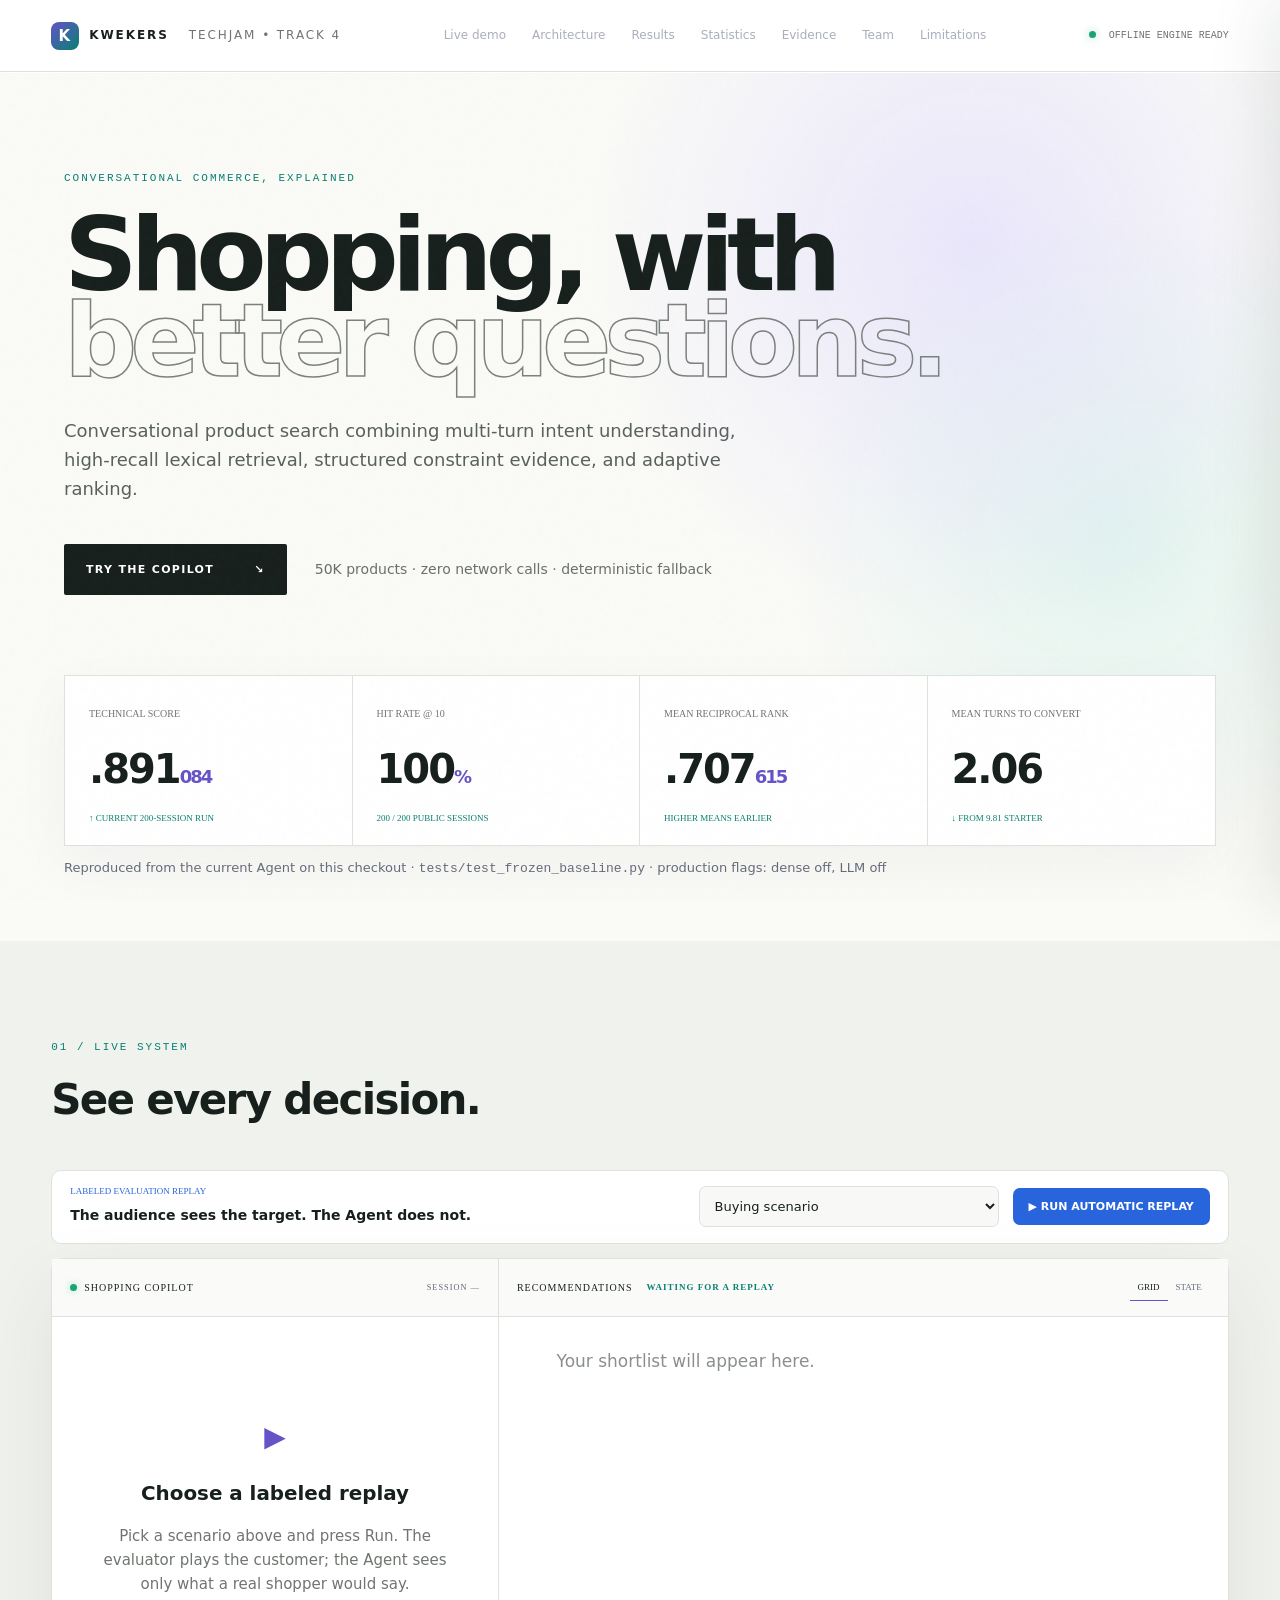
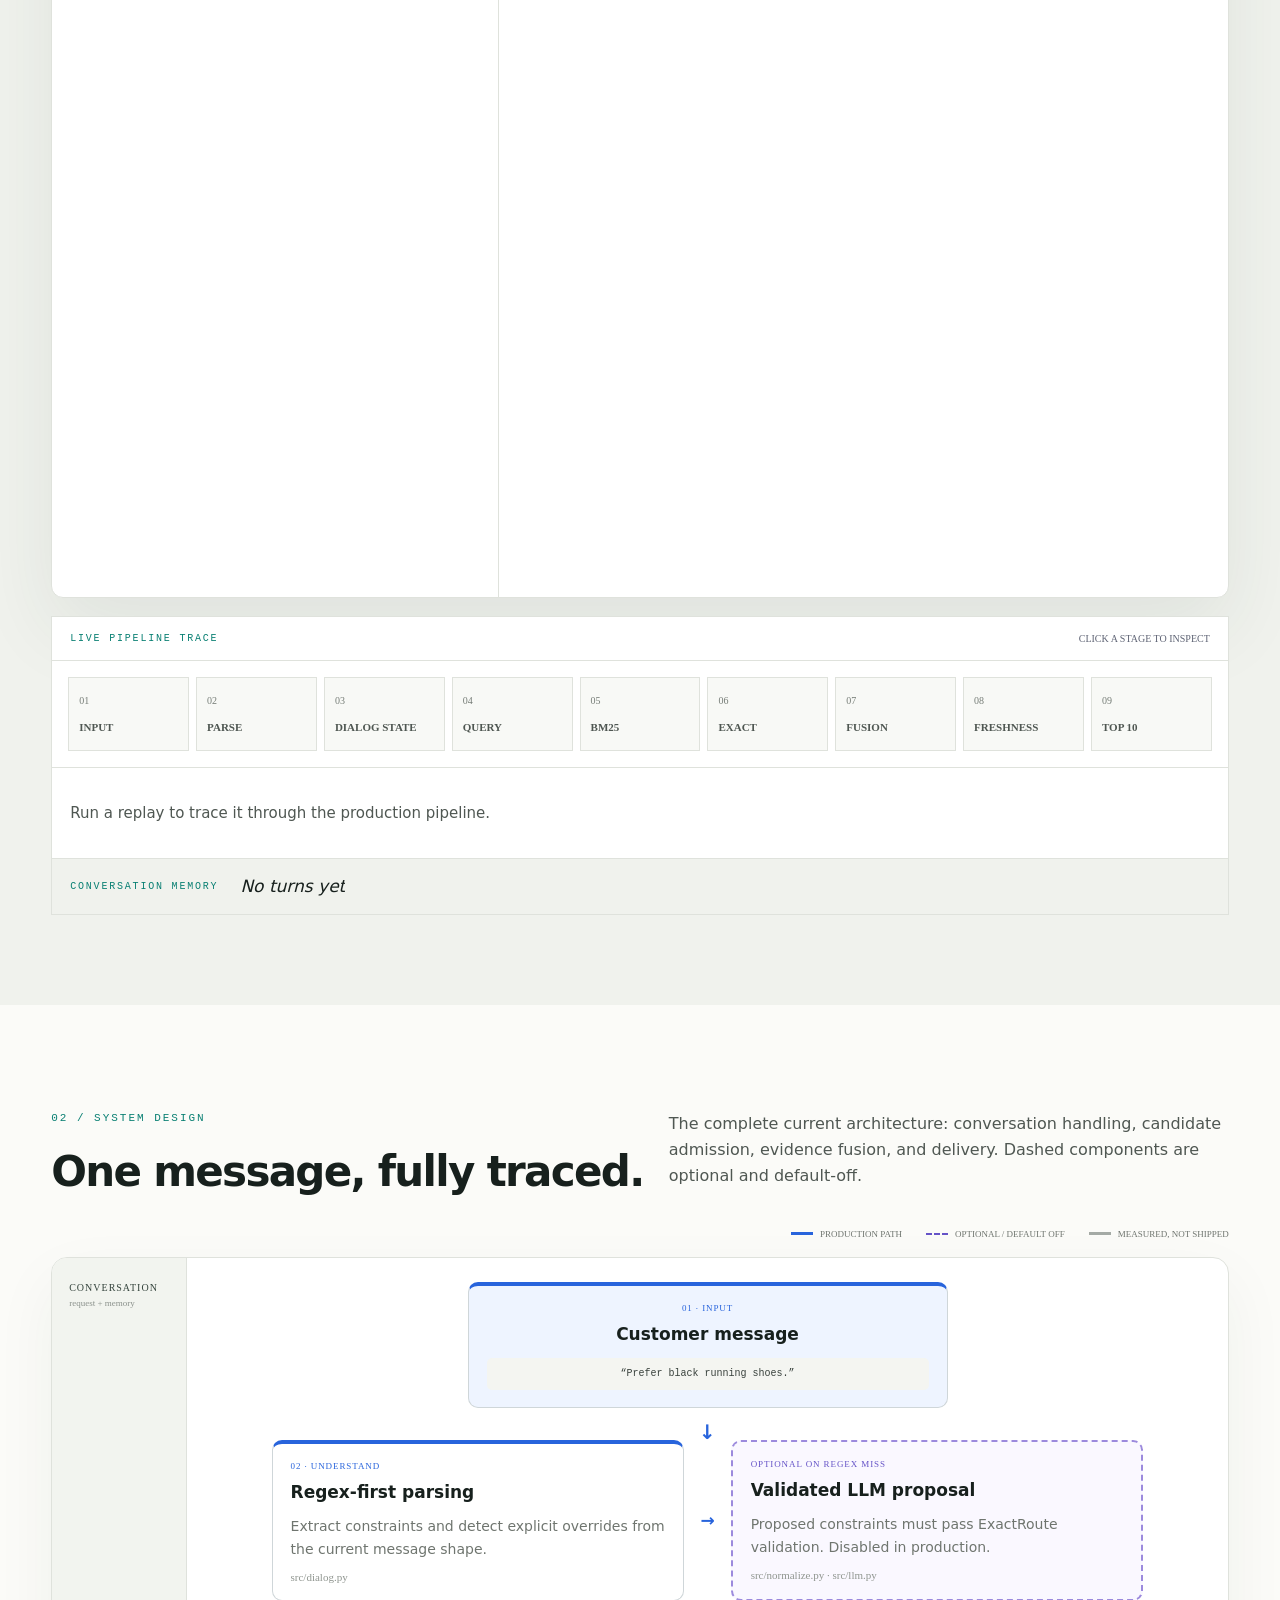
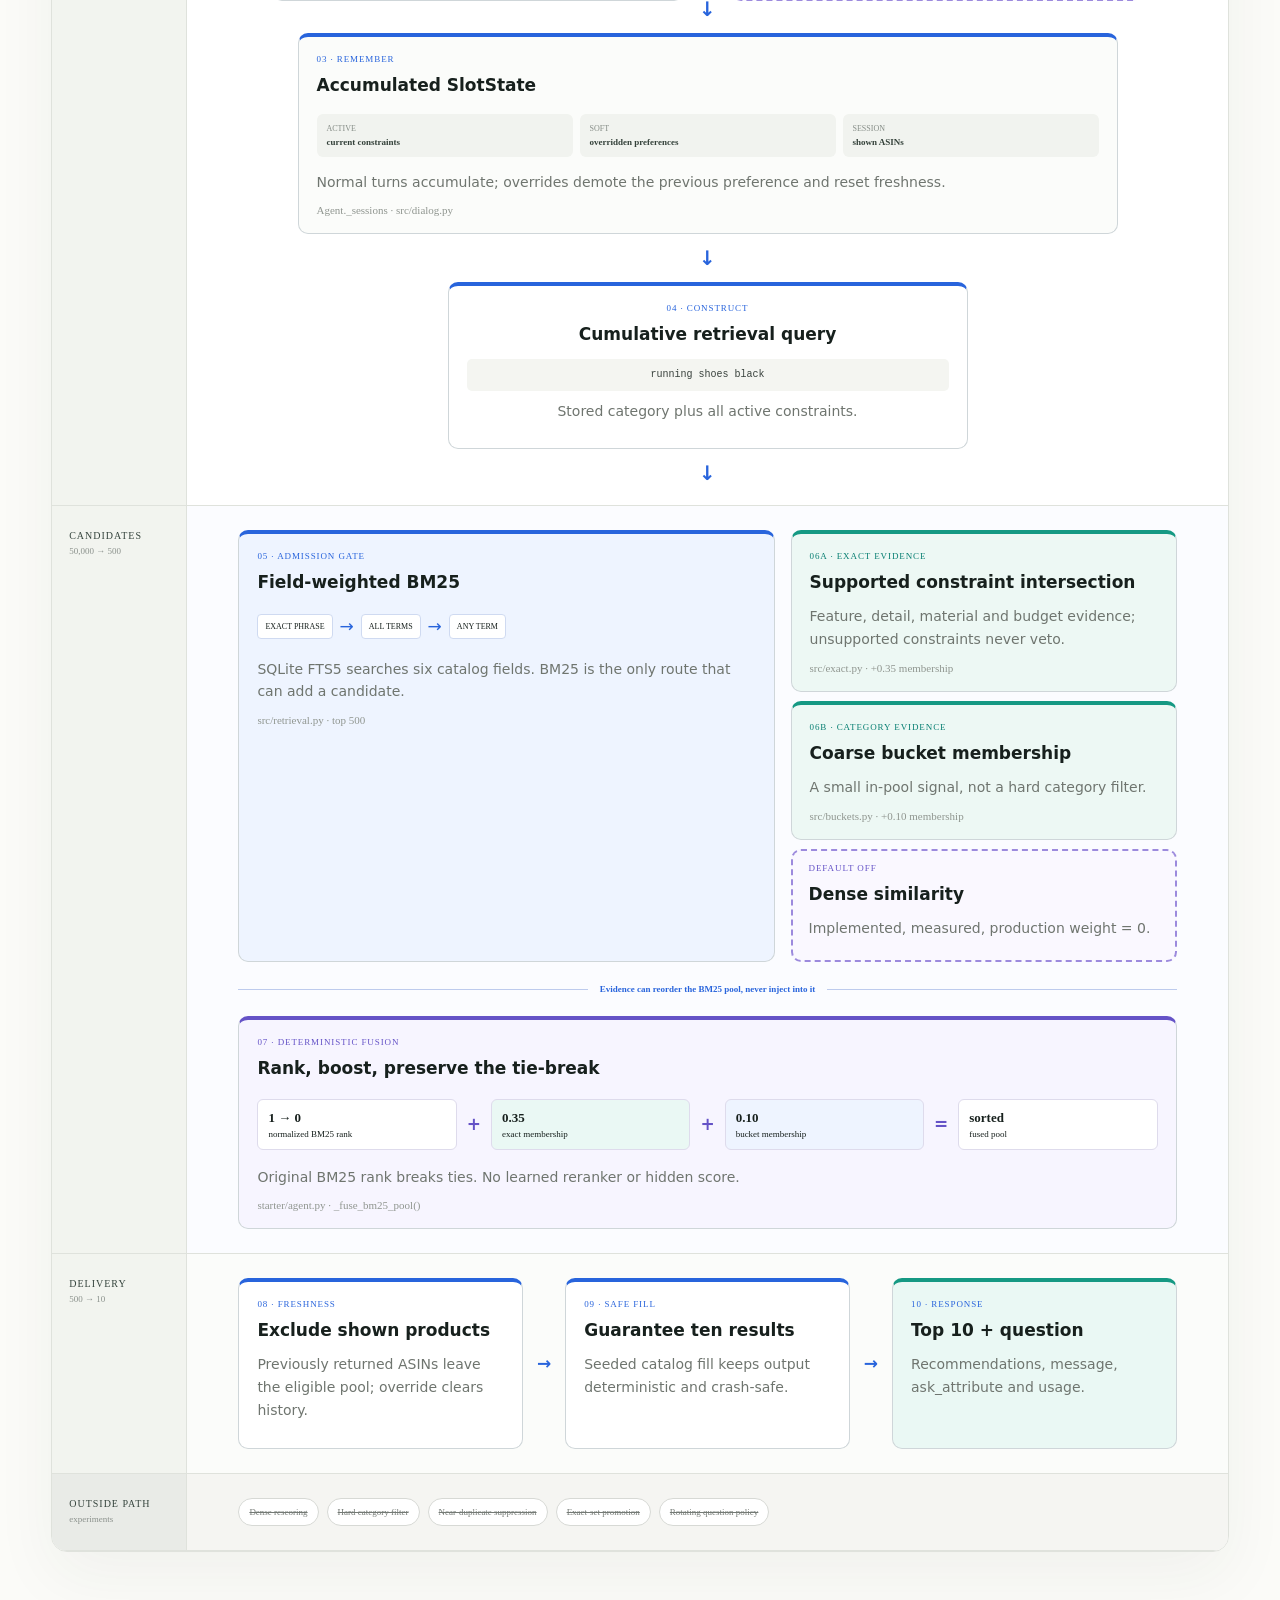
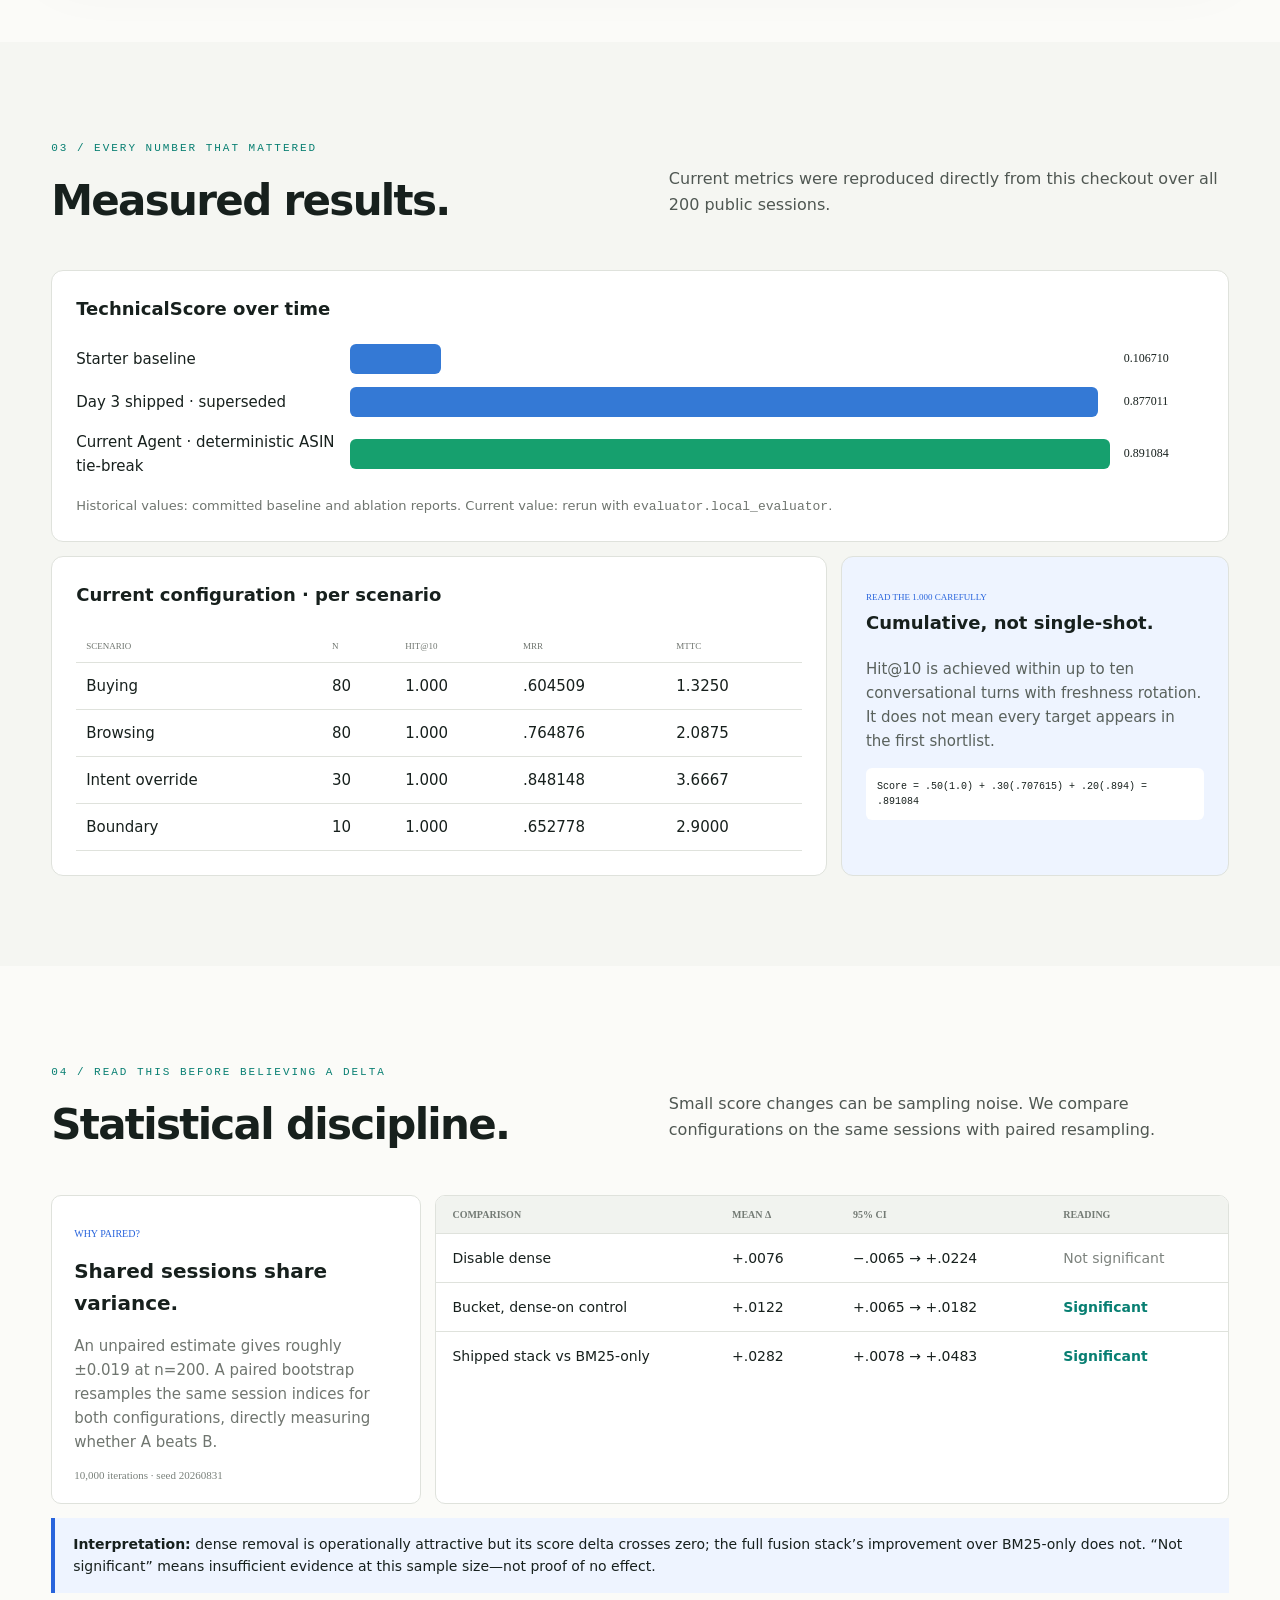
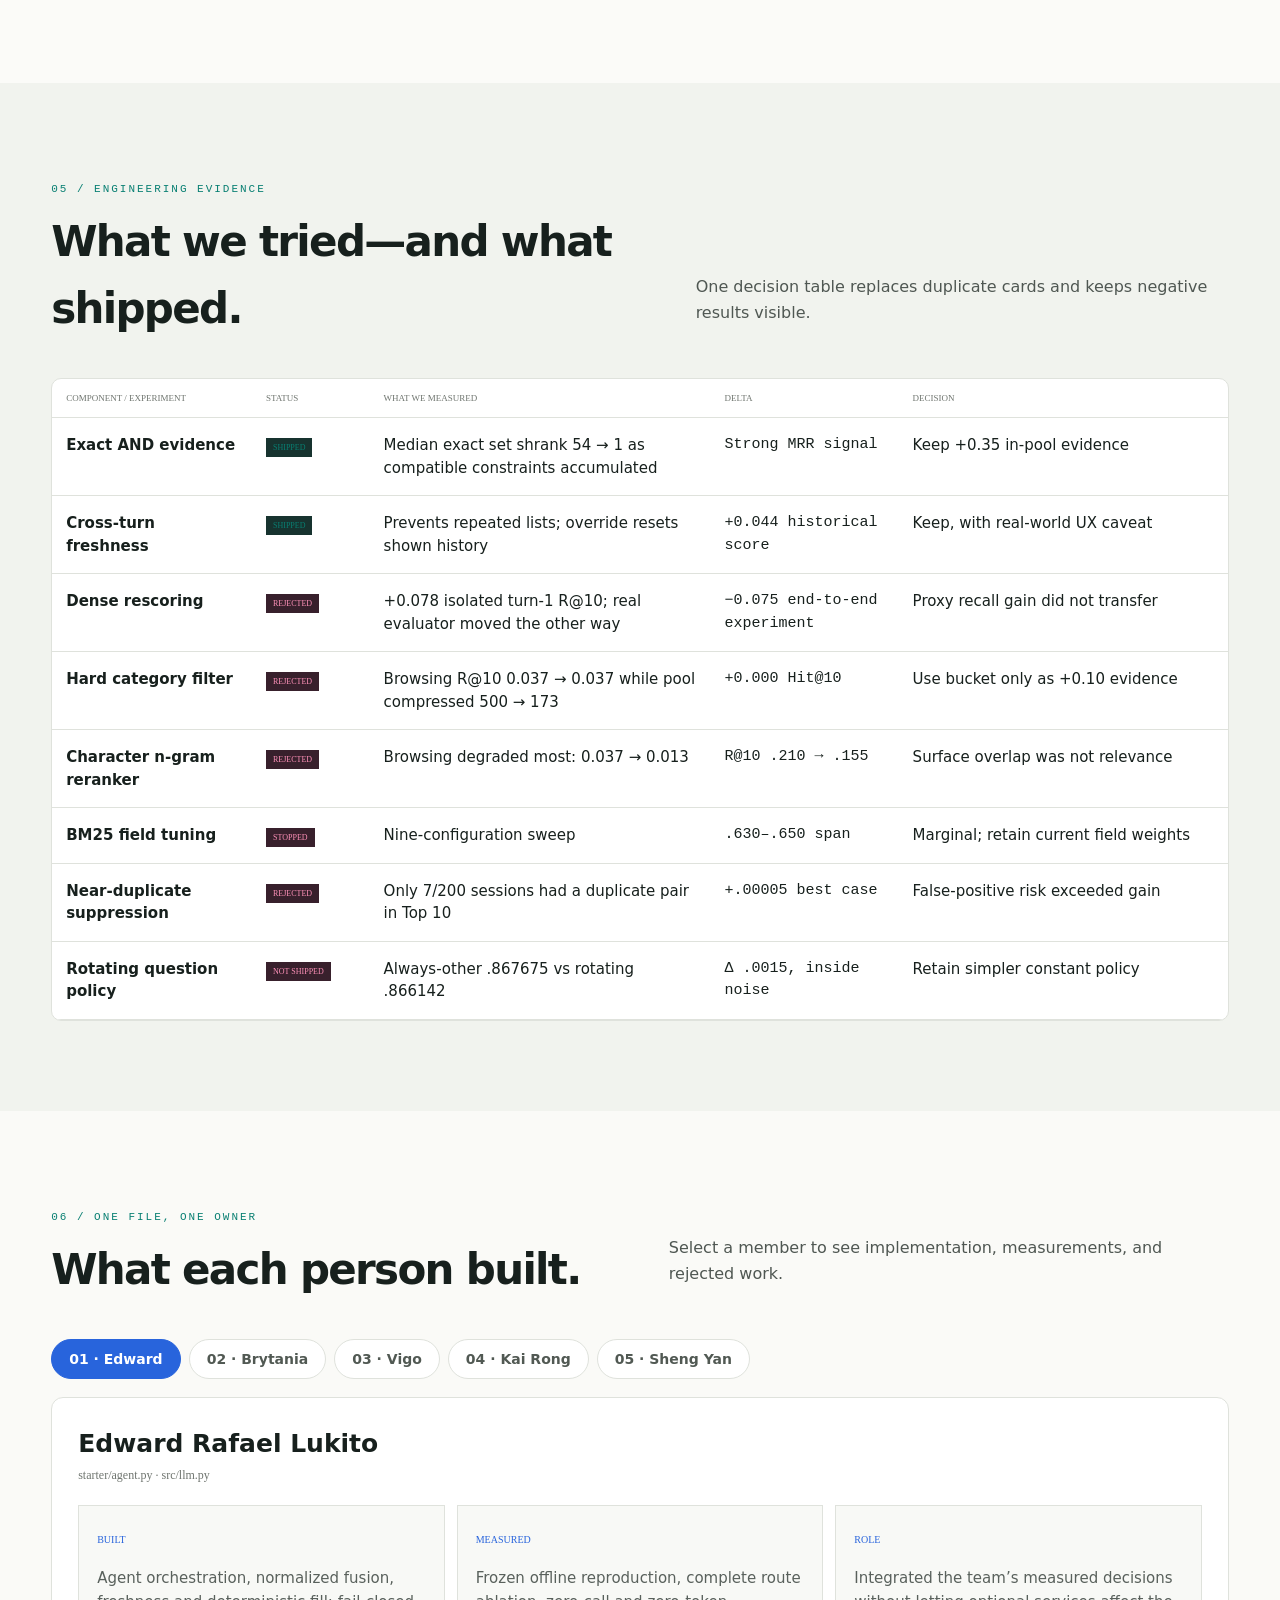
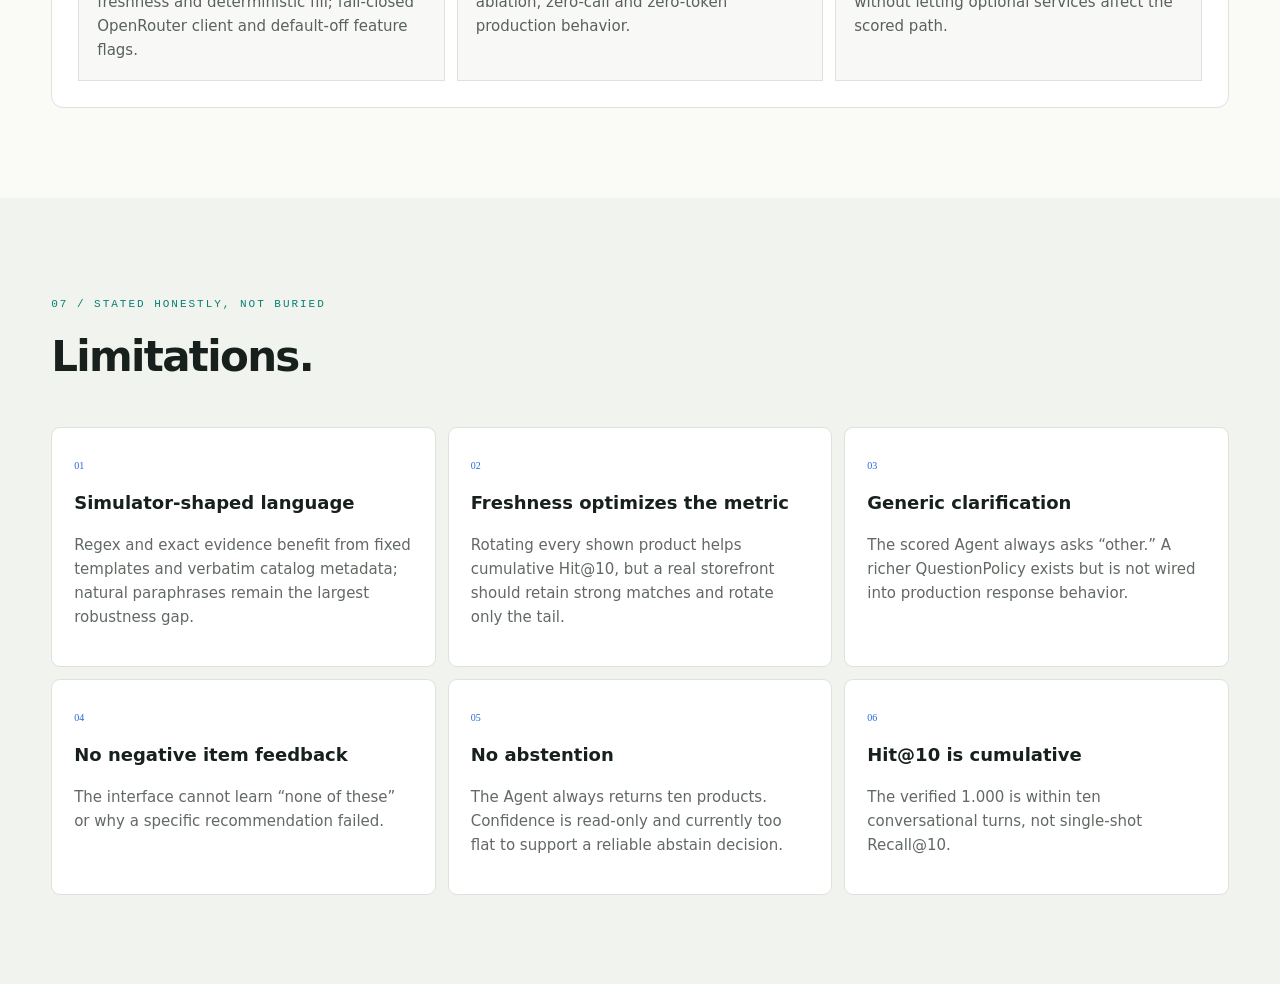
<file: demo/index.html>
<!doctype html>
<html lang="en"><head><meta charset="utf-8"><meta name="viewport" content="width=device-width,initial-scale=1">
<title>Shopping Copilot — Technical Demo</title><link rel="stylesheet" href="styles.css"><link rel="stylesheet" href="architecture-light.css"><link rel="stylesheet" href="refinements.css"><link rel="stylesheet" href="readability-large.css"><link rel="stylesheet" href="content-sections.css"><link rel="stylesheet" href="replay.css"></head>
<body><div class="noise"></div>
<nav><a class="brand" href="#top"><span class="mark">K</span> KWEKERS <i>TECHJAM • TRACK 4</i></a><div class="navlinks"><a href="#demo">Live demo</a><a href="#architecture">Architecture</a><a href="#measured">Results</a><a href="#statistics">Statistics</a><a href="#evidence">Evidence</a><a href="#team">Team</a><a href="#limitations">Limitations</a></div><span class="status"><b></b> OFFLINE ENGINE READY</span></nav>
<main id="top">
 <section class="hero"><div class="eyebrow">CONVERSATIONAL COMMERCE, EXPLAINED</div><h1>Shopping, with<br><em>better questions.</em></h1><p>Conversational product search combining multi-turn intent understanding, high-recall lexical retrieval, structured constraint evidence, and adaptive ranking.</p><div class="hero-actions"><a class="primary" href="#demo">TRY THE COPILOT <span>↘</span></a><span>50K products · zero network calls · deterministic fallback</span></div>
 <div class="metrics"><article><small>TECHNICAL SCORE</small><strong>.891<span>084</span></strong><footer>↑ CURRENT 200-SESSION RUN</footer></article><article><small>HIT RATE @ 10</small><strong>100<span>%</span></strong><footer>200 / 200 PUBLIC SESSIONS</footer></article><article><small>MEAN RECIPROCAL RANK</small><strong>.707<span>615</span></strong><footer>HIGHER MEANS EARLIER</footer></article><article><small>MEAN TURNS TO CONVERT</small><strong>2.06</strong><footer>↓ FROM 9.81 STARTER</footer></article></div><p class="source">Reproduced from the current Agent on this checkout · <code>tests/test_frozen_baseline.py</code> · production flags: dense off, LLM off</p></section>
 <section id="demo" class="demo"><header class="section-head"><div><span>01 / LIVE SYSTEM</span><h2>See every decision.</h2></div></header><div id="replay-controls" class="replay-controls"><div><small>LABELED EVALUATION REPLAY</small><strong>The audience sees the target. The Agent does not.</strong></div><select id="replay-preset"><option value="public_0008">Buying scenario</option><option value="public_0012">Browsing scenario</option><option value="public_0003">Intent override scenario</option><option value="public_0041">Boundary scenario</option></select><button id="run-replay">▶ RUN AUTOMATIC REPLAY</button></div><div id="target-banner" class="target-banner hidden"></div>
  <div class="workspace"><section class="chat panel"><header><div><b></b><span>SHOPPING COPILOT</span></div><small id="session">SESSION —</small></header><div id="messages" class="messages"><div class="welcome"><span>▶</span><h3>Choose a labeled replay</h3><p>Pick a scenario above and press Run. The evaluator plays the customer; the Agent sees only what a real shopper would say.</p></div></div></section>
  <section class="results panel"><header><div><span>RECOMMENDATIONS</span><b id="result-count">WAITING FOR A REPLAY</b></div><div class="viewtabs"><button class="active" data-view="products">GRID</button><button data-view="state">STATE</button></div></header><div id="products" class="products empty"><p>Your shortlist will appear here.</p></div><div id="state-view" class="state-view hidden"></div></section></div>
  <div class="pipeline-wrap"><div class="pipeline-title"><span>LIVE PIPELINE TRACE</span><small>CLICK A STAGE TO INSPECT</small></div><div id="pipeline" class="pipeline"></div><div id="trace-detail" class="trace-detail"><p>Run a replay to trace it through the production pipeline.</p></div></div>
  <div class="turns"><span>CONVERSATION MEMORY</span><div id="turn-history"><i>No turns yet</i></div></div>
 </section>
 <section id="architecture" class="architecture"><header class="section-head"><div><span>02 / SYSTEM DESIGN</span><h2>One message, fully traced.</h2></div><p>The complete current architecture: conversation handling, candidate admission, evidence fusion, and delivery. Dashed components are optional and default-off.</p></header>
 <div class="arch-legend"><span><i class="prod"></i>PRODUCTION PATH</span><span><i class="optional"></i>OPTIONAL / DEFAULT OFF</span><span><i class="rejected"></i>MEASURED, NOT SHIPPED</span></div><div class="system-map">
  <div class="map-lane"><b>CONVERSATION</b><small>request + memory</small></div><div class="map-content"><div class="flow-row center"><article class="arch-node input-node"><small>01 · INPUT</small><strong>Customer message</strong><code>“Prefer black running shoes.”</code></article><span class="arrow down">↓</span></div><div class="flow-row fork"><article class="arch-node production"><small>02 · UNDERSTAND</small><strong>Regex-first parsing</strong><p>Extract constraints and detect explicit overrides from the current message shape.</p><footer>src/dialog.py</footer></article><span class="arrow side">→</span><article class="arch-node optional-node"><small>OPTIONAL ON REGEX MISS</small><strong>Validated LLM proposal</strong><p>Proposed constraints must pass ExactRoute validation. Disabled in production.</p><footer>src/normalize.py · src/llm.py</footer></article></div><div class="flow-row center"><span class="arrow down">↓</span><article class="arch-node state-node"><small>03 · REMEMBER</small><strong>Accumulated SlotState</strong><div class="mini-slots"><span>ACTIVE<br><b>current constraints</b></span><span>SOFT<br><b>overridden preferences</b></span><span>SESSION<br><b>shown ASINs</b></span></div><p>Normal turns accumulate; overrides demote the previous preference and reset freshness.</p><footer>Agent._sessions · src/dialog.py</footer></article><span class="arrow down">↓</span><article class="arch-node query-node"><small>04 · CONSTRUCT</small><strong>Cumulative retrieval query</strong><code>running shoes black</code><p>Stored category plus all active constraints.</p></article><span class="arrow down">↓</span></div></div>
  <div class="map-lane"><b>CANDIDATES</b><small>50,000 → 500</small></div><div class="map-content retrieval-zone"><div class="retrieval-fan"><article class="arch-node bm25-node"><small>05 · ADMISSION GATE</small><strong>Field-weighted BM25</strong><div class="cascade"><span>EXACT PHRASE</span><i>→</i><span>ALL TERMS</span><i>→</i><span>ANY TERM</span></div><p>SQLite FTS5 searches six catalog fields. BM25 is the only route that can add a candidate.</p><footer>src/retrieval.py · top 500</footer></article><div class="evidence-stack"><article class="arch-node evidence-node"><small>06A · EXACT EVIDENCE</small><strong>Supported constraint intersection</strong><p>Feature, detail, material and budget evidence; unsupported constraints never veto.</p><footer>src/exact.py · +0.35 membership</footer></article><article class="arch-node evidence-node"><small>06B · CATEGORY EVIDENCE</small><strong>Coarse bucket membership</strong><p>A small in-pool signal, not a hard category filter.</p><footer>src/buckets.py · +0.10 membership</footer></article><article class="arch-node optional-node compact"><small>DEFAULT OFF</small><strong>Dense similarity</strong><p>Implemented, measured, production weight = 0.</p></article></div></div><div class="merge-label"><span></span><b>Evidence can reorder the BM25 pool, never inject into it</b><span></span></div><article class="arch-node fusion-node"><small>07 · DETERMINISTIC FUSION</small><strong>Rank, boost, preserve the tie-break</strong><div class="score-visual"><span><b>1 → 0</b> normalized BM25 rank</span><i>+</i><span class="exact-score"><b>0.35</b> exact membership</span><i>+</i><span class="bucket-score"><b>0.10</b> bucket membership</span><i>=</i><span><b>sorted</b> fused pool</span></div><p>Original BM25 rank breaks ties. No learned reranker or hidden score.</p><footer>starter/agent.py · _fuse_bm25_pool()</footer></article></div>
  <div class="map-lane"><b>DELIVERY</b><small>500 → 10</small></div><div class="map-content delivery-zone"><div class="delivery-flow"><article class="arch-node"><small>08 · FRESHNESS</small><strong>Exclude shown products</strong><p>Previously returned ASINs leave the eligible pool; override clears history.</p></article><span class="arrow side">→</span><article class="arch-node"><small>09 · SAFE FILL</small><strong>Guarantee ten results</strong><p>Seeded catalog fill keeps output deterministic and crash-safe.</p></article><span class="arrow side">→</span><article class="arch-node output-node"><small>10 · RESPONSE</small><strong>Top 10 + question</strong><p>Recommendations, message, ask_attribute and usage.</p></article></div></div>
  <div class="map-lane muted-lane"><b>OUTSIDE PATH</b><small>experiments</small></div><div class="map-content rejected-strip"><span>Dense rescoring</span><span>Hard category filter</span><span>Near-duplicate suppression</span><span>Exact-set promotion</span><span>Rotating question policy</span></div>
 </div></section>
 <section id="measured" class="measured"><header class="section-head"><div><span>03 / EVERY NUMBER THAT MATTERED</span><h2>Measured results.</h2></div><p>Current metrics were reproduced directly from this checkout over all 200 public sessions.</p></header><div class="score-history"><h3>TechnicalScore over time</h3><div class="score-row"><span>Starter baseline</span><i style="--w:12%"></i><b>0.106710</b></div><div class="score-row"><span>Day 3 shipped · superseded</span><i style="--w:98.4%"></i><b>0.877011</b></div><div class="score-row current"><span>Current Agent · deterministic ASIN tie-break</span><i style="--w:100%"></i><b>0.891084</b></div><small>Historical values: committed baseline and ablation reports. Current value: rerun with <code>evaluator.local_evaluator</code>.</small></div><div class="results-grid"><article><h3>Current configuration · per scenario</h3><div class="table-scroll"><table><thead><tr><th>Scenario</th><th>N</th><th>Hit@10</th><th>MRR</th><th>MTTC</th></tr></thead><tbody><tr><td>Buying</td><td>80</td><td>1.000</td><td>.604509</td><td>1.3250</td></tr><tr><td>Browsing</td><td>80</td><td>1.000</td><td>.764876</td><td>2.0875</td></tr><tr><td>Intent override</td><td>30</td><td>1.000</td><td>.848148</td><td>3.6667</td></tr><tr><td>Boundary</td><td>10</td><td>1.000</td><td>.652778</td><td>2.9000</td></tr></tbody></table></div></article><article class="metric-explain"><small>READ THE 1.000 CAREFULLY</small><h3>Cumulative, not single-shot.</h3><p>Hit@10 is achieved within up to ten conversational turns with freshness rotation. It does not mean every target appears in the first shortlist.</p><code>Score = .50(1.0) + .30(.707615) + .20(.894) = .891084</code></article></div></section>
 <section id="statistics" class="statistics"><header class="section-head"><div><span>04 / READ THIS BEFORE BELIEVING A DELTA</span><h2>Statistical discipline.</h2></div><p>Small score changes can be sampling noise. We compare configurations on the same sessions with paired resampling.</p></header><div class="stats-layout"><article><small>WHY PAIRED?</small><h3>Shared sessions share variance.</h3><p>An unpaired estimate gives roughly ±0.019 at n=200. A paired bootstrap resamples the same session indices for both configurations, directly measuring whether A beats B.</p><footer>10,000 iterations · seed 20260831</footer></article><div class="stats-table"><div><b>Comparison</b><b>Mean Δ</b><b>95% CI</b><b>Reading</b></div><div><span>Disable dense</span><span>+.0076</span><span>−.0065 → +.0224</span><em>Not significant</em></div><div><span>Bucket, dense-on control</span><span>+.0122</span><span>+.0065 → +.0182</span><em class="sig">Significant</em></div><div><span>Shipped stack vs BM25-only</span><span>+.0282</span><span>+.0078 → +.0483</span><em class="sig">Significant</em></div></div></div><p class="stats-note"><b>Interpretation:</b> dense removal is operationally attractive but its score delta crosses zero; the full fusion stack’s improvement over BM25-only does not. “Not significant” means insufficient evidence at this sample size—not proof of no effect.</p></section>
 <section id="evidence" class="evidence"><header class="section-head"><div><span>05 / ENGINEERING EVIDENCE</span><h2>What we tried—and what shipped.</h2></div><p>One decision table replaces duplicate cards and keeps negative results visible.</p></header><div class="decision-table table-scroll"><table><thead><tr><th>Component / experiment</th><th>Status</th><th>What we measured</th><th>Delta</th><th>Decision</th></tr></thead><tbody><tr><td><b>Exact AND evidence</b></td><td><span class="tag ship">SHIPPED</span></td><td>Median exact set shrank 54 → 1 as compatible constraints accumulated</td><td>Strong MRR signal</td><td>Keep +0.35 in-pool evidence</td></tr><tr><td><b>Cross-turn freshness</b></td><td><span class="tag ship">SHIPPED</span></td><td>Prevents repeated lists; override resets shown history</td><td>+0.044 historical score</td><td>Keep, with real-world UX caveat</td></tr><tr><td><b>Dense rescoring</b></td><td><span class="tag reject">REJECTED</span></td><td>+0.078 isolated turn-1 R@10; real evaluator moved the other way</td><td>−0.075 end-to-end experiment</td><td>Proxy recall gain did not transfer</td></tr><tr><td><b>Hard category filter</b></td><td><span class="tag reject">REJECTED</span></td><td>Browsing R@10 0.037 → 0.037 while pool compressed 500 → 173</td><td>+0.000 Hit@10</td><td>Use bucket only as +0.10 evidence</td></tr><tr><td><b>Character n-gram reranker</b></td><td><span class="tag reject">REJECTED</span></td><td>Browsing degraded most: 0.037 → 0.013</td><td>R@10 .210 → .155</td><td>Surface overlap was not relevance</td></tr><tr><td><b>BM25 field tuning</b></td><td><span class="tag reject">STOPPED</span></td><td>Nine-configuration sweep</td><td>.630–.650 span</td><td>Marginal; retain current field weights</td></tr><tr><td><b>Near-duplicate suppression</b></td><td><span class="tag reject">REJECTED</span></td><td>Only 7/200 sessions had a duplicate pair in Top 10</td><td>+.00005 best case</td><td>False-positive risk exceeded gain</td></tr><tr><td><b>Rotating question policy</b></td><td><span class="tag reject">NOT SHIPPED</span></td><td>Always-other .867675 vs rotating .866142</td><td>Δ .0015, inside noise</td><td>Retain simpler constant policy</td></tr></tbody></table></div></section>
 <section id="team" class="team"><header class="section-head"><div><span>06 / ONE FILE, ONE OWNER</span><h2>What each person built.</h2></div><p>Select a member to see implementation, measurements, and rejected work.</p></header><div class="member-tabs"><button class="active" data-member="m1">01 · Edward</button><button data-member="m2">02 · Brytania</button><button data-member="m3">03 · Vigo</button><button data-member="m4">04 · Kai Rong</button><button data-member="m5">05 · Sheng Yan</button></div><div class="member-panels"><article class="member-panel active" id="m1"><h3>Edward Rafael Lukito</h3><p class="member-module">starter/agent.py · src/llm.py</p><div><section><b>BUILT</b><p>Agent orchestration, normalized fusion, freshness and deterministic fill; fail-closed OpenRouter client and default-off feature flags.</p></section><section><b>MEASURED</b><p>Frozen offline reproduction, complete route ablation, zero-call and zero-token production behavior.</p></section><section><b>ROLE</b><p>Integrated the team’s measured decisions without letting optional services affect the scored path.</p></section></div></article><article class="member-panel" id="m2"><h3>Brytania Valerie</h3><p class="member-module">src/buckets.py · robustness and cost evaluation</p><div><section><b>BUILT</b><p>Coarse category buckets, hard-filter diagnostics, adversarial paraphrase harness and cost measurements.</p></section><section><b>MEASURED</b><p>Hard filtering preserved reachable targets but did not lift browsing results into the Top 10.</p></section><section><b>REJECTED</b><p>Hard category filtering and production duplicate suppression without a measurable win.</p></section></div></article><article class="member-panel" id="m3"><h3>Vigo King</h3><p class="member-module">src/exact.py · src/normalize.py</p><div><section><b>BUILT</b><p>Exact feature/detail/material/budget indexes, accumulated intersections, and validated constraint normalization.</p></section><section><b>MEASURED</b><p>Three-state exact semantics distinguish supported matches, supported zero matches, and unsupported constraints.</p></section><section><b>FIXED</b><p>Unsupported sparse evidence no longer becomes a false veto against a correct product.</p></section></div></article><article class="member-panel" id="m4"><h3>Lee Kai Rong</h3><p class="member-module">src/retrieval.py · src/confidence.py</p><div><section><b>BUILT</b><p>BM25, n-gram and dense route interfaces; confidence diagnostics and deterministic ASIN tie-breaking.</p></section><section><b>MEASURED</b><p>Wide BM25 recall, route-depth behavior, confidence by turn, and paired-bootstrap comparisons.</p></section><section><b>REJECTED</b><p>N-gram reranking, dense production weight, and confidence as a ranking signal.</p></section></div></article><article class="member-panel" id="m5"><h3>Moo Sheng Yan</h3><p class="member-module">src/dialog.py · src/explain.py</p><div><section><b>BUILT</b><p>Scenario routing, SlotState, override demotion, question policy and deterministic explanation templates.</p></section><section><b>MEASURED</b><p>Always-other efficiently drains the simulator’s intent card; override handling preserves useful context.</p></section><section><b>REJECTED</b><p>Rotating clarification attributes did not beat the simpler constant policy beyond noise.</p></section></div></article></div></section>
 <section id="limitations" class="limitations"><header class="section-head"><div><span>07 / STATED HONESTLY, NOT BURIED</span><h2>Limitations.</h2></div></header><div class="limitations-grid"><article><b>01</b><h3>Simulator-shaped language</h3><p>Regex and exact evidence benefit from fixed templates and verbatim catalog metadata; natural paraphrases remain the largest robustness gap.</p></article><article><b>02</b><h3>Freshness optimizes the metric</h3><p>Rotating every shown product helps cumulative Hit@10, but a real storefront should retain strong matches and rotate only the tail.</p></article><article><b>03</b><h3>Generic clarification</h3><p>The scored Agent always asks “other.” A richer QuestionPolicy exists but is not wired into production response behavior.</p></article><article><b>04</b><h3>No negative item feedback</h3><p>The interface cannot learn “none of these” or why a specific recommendation failed.</p></article><article><b>05</b><h3>No abstention</h3><p>The Agent always returns ten products. Confidence is read-only and currently too flat to support a reliable abstain decision.</p></article><article><b>06</b><h3>Hit@10 is cumulative</h3><p>The verified 1.000 is within ten conversational turns, not single-shot Recall@10.</p></article></div></section>
</main><div id="inspector" class="inspector"><button id="close-inspector">×</button><div id="inspector-content"></div></div><div id="toast"></div><script src="app.js"></script></body></html>
</file>
<file: demo/styles.css>
:root{--bg:#07080d;--panel:#10121a;--line:#242735;--muted:#8d92a7;--text:#f5f5f7;--purple:#a879ff;--cyan:#45e6d3;--pink:#ff5fa2}*{box-sizing:border-box}html{scroll-behavior:smooth}body{margin:0;background:var(--bg);color:var(--text);font-family:Inter,ui-sans-serif,system-ui,-apple-system,sans-serif}.noise{position:fixed;inset:0;pointer-events:none;opacity:.035;background-image:url("data:image/svg+xml,%3Csvg viewBox='0 0 180 180' xmlns='http://www.w3.org/2000/svg'%3E%3Cfilter id='n'%3E%3CfeTurbulence type='fractalNoise' baseFrequency='.9' numOctaves='4'/%3E%3C/filter%3E%3Crect width='100%25' height='100%25' filter='url(%23n)'/%3E%3C/svg%3E")}nav{height:72px;border-bottom:1px solid var(--line);display:flex;align-items:center;padding:0 4vw;position:sticky;top:0;background:#07080de8;backdrop-filter:blur(18px);z-index:20}.brand{display:flex;align-items:center;gap:10px;color:white;text-decoration:none;font-weight:800;letter-spacing:.16em;font-size:12px}.brand i{font-style:normal;color:var(--muted);font-weight:500;margin-left:10px}.mark{display:grid;place-items:center;background:linear-gradient(135deg,var(--purple),var(--cyan));color:#090a0f;width:28px;height:28px;border-radius:8px;font-size:15px}.navlinks{display:flex;gap:26px;margin:auto}.navlinks a{color:#aaaebe;text-decoration:none;font-size:12px}.status{font:10px ui-monospace,monospace;color:var(--muted)}.status b,.chat header b{display:inline-block;width:7px;height:7px;background:var(--cyan);border-radius:50%;box-shadow:0 0 12px var(--cyan);margin-right:7px}main{overflow:hidden}.hero{padding:100px 5vw 52px;min-height:700px;background:radial-gradient(circle at 72% 25%,#6526a927,transparent 32%),radial-gradient(circle at 85% 50%,#1ecbb91c,transparent 25%)}.eyebrow,.section-head span,.pipeline-title span,.turns>span{font:11px ui-monospace,monospace;letter-spacing:.18em;color:var(--cyan)}h1{font-size:clamp(60px,8vw,116px);line-height:.84;letter-spacing:-.07em;margin:28px 0 32px;max-width:1050px}h1 em{font-style:normal;color:transparent;-webkit-text-stroke:1px #8f93a4}.hero>p{color:#b7bac7;max-width:700px;font-size:18px;line-height:1.65}.hero-actions{display:flex;align-items:center;gap:28px;margin:40px 0 80px}.hero-actions>span{font:11px ui-monospace;color:var(--muted)}.primary{background:var(--text);color:#090a0f;padding:17px 22px;text-decoration:none;font-size:11px;font-weight:800;letter-spacing:.12em;border-radius:2px}.primary span{margin-left:35px}.metrics{display:grid;grid-template-columns:repeat(4,1fr);border:1px solid var(--line);background:#0b0c12}.metrics article{padding:22px 24px;border-right:1px solid var(--line)}.metrics article:last-child{border:0}.metrics small{font:10px ui-monospace;color:var(--muted)}.metrics strong{display:block;font-size:40px;letter-spacing:-.05em;margin:12px 0}.metrics strong span{font-size:18px;color:var(--purple)}.metrics footer{font:9px ui-monospace;color:var(--cyan)}.hero .source{font:10px ui-monospace;color:#666b7c;max-width:none;margin-top:14px}.demo,.architecture,.evidence,.team{padding:90px 4vw}.demo{background:#0b0c12}.section-head{display:flex;justify-content:space-between;align-items:end;margin-bottom:36px}.section-head h2{font-size:42px;letter-spacing:-.04em;margin:8px 0 0}.section-head>p{max-width:560px;color:var(--muted);line-height:1.6}.section-head button{background:transparent;color:var(--muted);border:1px solid var(--line);padding:12px 16px;cursor:pointer}.workspace{height:650px;display:grid;grid-template-columns:38% 62%;border:1px solid var(--line);border-radius:12px;overflow:hidden;background:var(--panel);box-shadow:0 30px 80px #0008}.panel{min-width:0}.panel>header{height:58px;padding:0 18px;border-bottom:1px solid var(--line);display:flex;align-items:center;justify-content:space-between;font:10px ui-monospace;letter-spacing:.1em}.chat{border-right:1px solid var(--line);display:flex;flex-direction:column}.chat header small{color:#626779}.messages{padding:18px;overflow:auto;flex:1}.welcome{text-align:center;padding:80px 20px}.welcome>span{font-size:28px;color:var(--purple)}.welcome h3{margin:18px 0 8px}.welcome p{color:var(--muted);font-size:13px}.chips{display:flex;flex-direction:column;gap:8px;margin:28px auto;width:min(290px,100%)}.chips button{border:1px solid var(--line);background:#151822;color:#c9cbd4;padding:11px;border-radius:20px;cursor:pointer}.bubble{max-width:88%;margin:12px 0;padding:12px 14px;border-radius:13px;font-size:13px;line-height:1.5}.bubble.user{background:linear-gradient(135deg,#713bc9,#865bd1);margin-left:auto;border-bottom-right-radius:3px}.bubble.bot{background:#191c26;border:1px solid var(--line);border-bottom-left-radius:3px}.bubble small{display:block;font:9px ui-monospace;color:#b8add0;margin-top:6px}form{margin:14px;display:flex;background:#171923;border:1px solid #303342;border-radius:10px;padding:6px}form input{flex:1;background:transparent;color:white;border:0;outline:0;padding:10px;font-size:13px}form button{width:38px;border:0;border-radius:7px;background:var(--purple);font-size:18px;cursor:pointer}.results{display:flex;flex-direction:column}.results header>div:first-child{display:flex;gap:14px;align-items:center}.results header b{font-size:9px;color:var(--cyan)}.viewtabs button{background:none;border:0;color:#686d7d;font:9px ui-monospace;padding:8px;cursor:pointer}.viewtabs button.active{color:white;border-bottom:1px solid var(--purple)}.products{padding:14px;display:grid;grid-template-columns:repeat(2,minmax(0,1fr));gap:10px;overflow:auto}.products.empty{display:grid;place-items:center;color:#5f6474}.product{position:relative;background:#151721;border:1px solid var(--line);padding:16px;min-height:153px;cursor:pointer;transition:.2s}.product:hover{border-color:var(--purple);transform:translateY(-2px)}.rank{font:10px ui-monospace;color:var(--purple)}.product h4{font-size:13px;line-height:1.35;margin:12px 0 18px}.product footer{display:flex;align-items:center;justify-content:space-between;color:var(--muted);font:10px ui-monospace}.product .price{color:var(--cyan);font-weight:700}.badges{display:flex;gap:5px;position:absolute;right:10px;top:10px}.badge{font:8px ui-monospace;padding:4px 6px;background:#282238;color:#cab1f8}.badge.exact{background:#183632;color:#68ead8}.state-view{padding:22px;overflow:auto}.hidden{display:none!important}.state-card{border:1px solid var(--line);padding:16px;margin-bottom:12px}.state-card h4{font:10px ui-monospace;color:var(--cyan);margin:0 0 12px}.state-card code{display:block;color:#c3c6d3;white-space:pre-wrap;font-size:11px}.pipeline-wrap{border:1px solid var(--line);margin-top:18px;background:#0e1017}.pipeline-title{padding:16px 18px;display:flex;justify-content:space-between;border-bottom:1px solid var(--line)}.pipeline-title small{font:9px ui-monospace;color:#5e6374}.pipeline{display:grid;grid-template-columns:repeat(9,1fr);padding:16px;gap:7px}.stage{border:1px solid var(--line);background:#12141d;color:#74798a;min-height:74px;padding:10px;text-align:left;cursor:pointer;font:9px ui-monospace}.stage b{display:block;color:#d1d3db;font-size:10px;margin-top:15px}.stage.complete{border-color:#425467;color:#aeb5c5}.stage.active{border-color:var(--cyan);box-shadow:inset 0 0 20px #45e6d312,0 0 20px #45e6d318}.stage.active b{color:var(--cyan)}.trace-detail{border-top:1px solid var(--line);padding:18px;min-height:90px;color:#a8acbb;font-size:12px}.trace-detail h4{font:10px ui-monospace;color:var(--cyan);margin:0 0 10px}.trace-detail pre{white-space:pre-wrap;margin:0;font:11px/1.55 ui-monospace;color:#bdc1ce}.turns{display:flex;gap:22px;align-items:center;border:1px solid var(--line);border-top:0;padding:14px 18px}.turns>span{white-space:nowrap}.turns #turn-history{display:flex;gap:8px;overflow:auto}.turn-pill{font:10px ui-monospace;padding:7px 10px;border:1px solid var(--line);white-space:nowrap;color:#adb1bf}.architecture{background:#0a0b10}.arch-flow{display:flex;align-items:stretch;gap:12px}.arch-flow article{flex:1;background:#10121a;border:1px solid var(--line);padding:22px}.arch-flow>i{align-self:center;color:var(--purple)}.arch-flow small{font:9px ui-monospace;color:var(--purple)}.arch-flow b{display:block;margin:14px 0;font-size:14px}.arch-flow p{font-size:11px;line-height:1.6;color:var(--muted)}.formula{display:flex;align-items:center;justify-content:center;gap:18px;border:1px solid var(--line);border-top:0;padding:24px;font:12px ui-monospace}.formula span{color:var(--muted)}.formula code{background:#171923;padding:8px}.formula .cyan{color:var(--cyan)}.formula .purple{color:var(--purple)}.evidence{background:#0d0f16}.evidence-grid{display:grid;grid-template-columns:repeat(5,1fr);gap:12px}.evidence-grid article{border:1px solid var(--line);padding:20px;background:#12141d}.evidence-grid h3{font-size:15px;margin-top:24px}.evidence-grid p,.team-grid p{color:var(--muted);font-size:11px;line-height:1.7}.tag{font:8px ui-monospace;padding:5px 7px}.tag.ship{color:var(--cyan);background:#17332f}.tag.reject{color:#ff91b9;background:#38202c}.team{background:#08090e}.team-grid{display:grid;grid-template-columns:repeat(5,1fr);border:1px solid var(--line)}.team-grid article{padding:24px;border-right:1px solid var(--line)}.team-grid article:last-child{border:0}.team-grid b{font:12px ui-monospace;color:var(--purple)}.inspector{position:fixed;right:-460px;top:0;width:440px;max-width:90vw;height:100vh;background:#10121a;border-left:1px solid var(--line);z-index:50;padding:30px;overflow:auto;transition:.3s;box-shadow:-30px 0 60px #0008}.inspector.open{right:0}.inspector>button{float:right;background:none;border:0;color:white;font-size:26px}.inspector h2{font-size:22px;margin-top:40px}.inspector dl{display:grid;grid-template-columns:1fr 1fr;font-size:11px}.inspector dt{color:var(--muted);padding:9px 0;border-bottom:1px solid var(--line)}.inspector dd{text-align:right;margin:0;padding:9px 0;border-bottom:1px solid var(--line);font-family:ui-monospace}.inspector li{font-size:11px;color:#b5b8c5;margin:8px 0}#toast{position:fixed;bottom:25px;left:50%;transform:translate(-50%,20px);opacity:0;background:#202331;padding:11px 16px;font-size:11px;transition:.2s;z-index:60}#toast.show{opacity:1;transform:translate(-50%,0)}@media(max-width:1000px){.metrics{grid-template-columns:repeat(2,1fr)}.workspace{height:auto;grid-template-columns:1fr}.chat{height:520px;border-right:0;border-bottom:1px solid var(--line)}.results{height:620px}.pipeline{grid-template-columns:repeat(3,1fr)}.arch-flow{display:grid;grid-template-columns:1fr}.arch-flow>i{display:none}.evidence-grid,.team-grid{grid-template-columns:repeat(2,1fr)}.navlinks{display:none}}@media(max-width:600px){.hero{padding-top:70px}.brand i,.status{display:none}.metrics{grid-template-columns:1fr}.hero-actions{align-items:start;flex-direction:column}.products{grid-template-columns:1fr}.evidence-grid,.team-grid{grid-template-columns:1fr}.section-head{align-items:start;flex-direction:column}.pipeline{grid-template-columns:repeat(2,1fr)}}
</file>
<file: demo/architecture-light.css>
:root{--bg:#f6f6f2;--panel:#fff;--line:#dfe2dc;--muted:#6f756f;--text:#17201d;--purple:#6553c7;--cyan:#087f72;--pink:#d64c80;--blue:#2864dc;--soft-blue:#eef4ff;--soft-green:#edf8f4;--soft-purple:#f2effd}
.noise{opacity:.018}nav{background:#fffffff0;border-color:var(--line);box-shadow:0 1px 0 #fff}.brand{color:var(--text)}.mark{color:#fff}.status b,.chat header b{background:#19a477;box-shadow:0 0 8px #19a47766}.hero{background:radial-gradient(circle at 76% 20%,#d9d3ff80,transparent 32%),radial-gradient(circle at 87% 53%,#caeee680,transparent 27%),#fafaf7}.hero>p{color:#59615c}h1 em{-webkit-text-stroke:1.5px #7b817d}.primary{background:#17201d;color:#fff}.metrics{background:#fff;box-shadow:0 18px 55px #20332b0a}.metrics strong{color:#17201d}.demo{background:#f0f2ed}.workspace{background:#fff;box-shadow:0 30px 80px #26382f15}.panel>header{background:#fafbf8}.welcome p,.product footer{color:var(--muted)}.chips button{background:#f7f8f4;color:#4d554f}.bubble.user{background:linear-gradient(135deg,#6553c7,#7868d1);color:#fff}.bubble.bot{background:#f2f4ef;border-color:#dfe2dc;color:#29312d}form{background:#f7f8f4}form input{color:var(--text)}.viewtabs button.active{color:var(--text)}.products.empty{color:#8a908b}.product{background:#fff}.product:hover{box-shadow:0 12px 30px #26382f12}.badge{background:#eeeafc;color:#5e4eb8}.badge.exact{background:#e7f7f2;color:#087f72}.state-card{background:#fafbf8}.state-card code,.trace-detail{color:#4f5752}.pipeline-wrap{background:#fff}.stage{background:#f8f9f6;color:#767d77}.stage b{color:#4f5752}.stage.active{background:#ebfaf7;box-shadow:inset 0 0 20px #45e6d310,0 0 18px #087f7210}.architecture{background:#fbfbf8}.evidence{background:#f1f3ee}.evidence-grid article{background:#fff}.team{background:#fafaf7}.inspector{background:#fff;box-shadow:-30px 0 60px #26382f1c}.inspector>button{color:var(--text)}#toast{background:#17201d;color:#fff}
.arch-legend{display:flex;gap:24px;justify-content:flex-end;margin:-12px 0 18px;font:9px ui-monospace;color:var(--muted)}.arch-legend span{display:flex;align-items:center;gap:7px}.arch-legend i{width:22px;height:3px;background:var(--blue)}.arch-legend i.optional{height:0;border-top:2px dashed var(--purple);background:none}.arch-legend i.rejected{background:#a4aaa5}.system-map{display:grid;grid-template-columns:135px 1fr;border:1px solid var(--line);border-radius:16px;overflow:hidden;background:#fff;box-shadow:0 24px 65px #25372f0d}.map-lane{padding:24px 17px;background:#f2f4ef;border-right:1px solid var(--line);border-bottom:1px solid var(--line);display:flex;flex-direction:column;gap:5px}.map-lane b{font:10px ui-monospace;color:#34433c;letter-spacing:.1em}.map-lane small{font:9px ui-monospace;color:#8b918c}.map-content{padding:24px 4vw;border-bottom:1px solid var(--line);min-width:0}.flow-row{display:flex;align-items:center;gap:16px}.flow-row.center{flex-direction:column}.flow-row.fork{justify-content:center;align-items:stretch}.flow-row.fork .arch-node{width:min(430px,44%)}.arch-node{border:1px solid #cfd6d9;border-top:4px solid var(--blue);border-radius:10px;background:#fff;padding:17px 18px;min-width:0}.arch-node small{display:block;font:9px ui-monospace;color:var(--blue);letter-spacing:.1em;margin-bottom:8px}.arch-node strong{display:block;font-size:15px}.arch-node p{font-size:11px;line-height:1.55;color:var(--muted);margin:9px 0}.arch-node code{display:block;background:#f4f5f1;border-radius:5px;padding:8px;margin-top:10px;color:#38413c;font-size:10px}.arch-node footer{font:9px ui-monospace;color:#909690;margin-top:11px}.input-node{width:min(480px,80%);text-align:center;background:var(--soft-blue)}.optional-node{border:2px dashed #9c8add;border-top:2px dashed #9c8add;background:#faf8ff}.optional-node small{color:var(--purple)}.state-node{width:min(820px,92%);background:#fbfcfa}.query-node{width:min(520px,85%);text-align:center}.mini-slots{display:grid;grid-template-columns:repeat(3,1fr);gap:7px;margin:14px 0}.mini-slots span{font:8px ui-monospace;color:#858c86;background:#f1f3ef;border-radius:6px;padding:10px}.mini-slots b{display:block;color:#334039;font-size:9px;margin-top:4px}.arrow{color:var(--blue);font-style:normal;font-weight:700}.arrow.down{font-size:20px;line-height:16px}.arrow.side{align-self:center}.retrieval-zone{background:#fbfcff}.retrieval-fan{display:grid;grid-template-columns:1.25fr .9fr;gap:16px}.bm25-node{background:var(--soft-blue);align-self:stretch}.evidence-stack{display:grid;gap:9px}.evidence-node{border-top-color:#159983;background:var(--soft-green)}.evidence-node small{color:#087f72}.compact{padding:12px 16px}.cascade{display:flex;align-items:center;gap:7px;margin:17px 0;flex-wrap:wrap}.cascade span{font:8px ui-monospace;padding:7px;background:#fff;border:1px solid #cfdaf1;border-radius:4px}.cascade i{font-style:normal;color:var(--blue)}.merge-label{display:flex;align-items:center;gap:12px;margin:22px 0;color:var(--blue);font:9px ui-monospace;text-align:center}.merge-label span{height:1px;background:#bdcbed;flex:1}.fusion-node{background:#f7f5ff;border-top-color:var(--purple)}.fusion-node small{color:var(--purple)}.score-visual{display:grid;grid-template-columns:1fr auto 1fr auto 1fr auto 1fr;align-items:center;gap:10px;margin:16px 0}.score-visual span{background:#fff;border:1px solid #dedbec;padding:10px;border-radius:6px;font:9px ui-monospace}.score-visual span b{display:block;font-size:13px;margin-bottom:3px}.score-visual i{font-style:normal;color:var(--purple);font-weight:800}.score-visual .exact-score{background:#eaf8f4}.score-visual .bucket-score{background:#eef4ff}.delivery-zone{background:#fbfcfa}.delivery-flow{display:grid;grid-template-columns:1fr auto 1fr auto 1fr;gap:14px;align-items:stretch}.output-node{background:#eaf8f4;border-top-color:#159983}.rejected-strip{display:flex;flex-wrap:wrap;gap:8px;background:#f5f5f2}.rejected-strip span{font:9px ui-monospace;color:#747a75;border:1px solid #d7d9d5;background:#fff;padding:8px 10px;border-radius:20px;text-decoration:line-through}.muted-lane{background:#e9ebe7}.architecture-notes{display:grid;grid-template-columns:repeat(3,1fr);gap:12px;margin-top:14px}.architecture-notes article{padding:18px;border:1px solid var(--line);background:#fff;border-radius:10px}.architecture-notes small{font:9px ui-monospace;color:var(--blue)}.architecture-notes strong{display:block;margin:10px 0;font-size:14px}.architecture-notes p{font-size:11px;line-height:1.6;color:var(--muted)}
.evaluation-context{margin-top:14px;padding:18px;border-radius:10px;background:#17201d;color:#fff;display:grid;grid-template-columns:1.35fr repeat(4,1fr) 1.6fr;gap:12px;align-items:center}.evaluation-context small{display:block;font:8px ui-monospace;color:#7ed7c7;margin-bottom:6px}.evaluation-context strong{font-size:13px}.evaluation-context span{font-size:9px;color:#bac3be}.evaluation-context span b{display:block;font:8px ui-monospace;color:#fff;margin-bottom:5px}.evaluation-context code{font-size:9px;background:#28332e;padding:10px;border-radius:6px;color:#d9eee8}
@media(max-width:850px){.system-map{grid-template-columns:1fr}.map-lane{border-right:0;padding:12px 16px}.flow-row.fork,.retrieval-fan{display:grid;grid-template-columns:1fr}.flow-row.fork .arch-node{width:100%}.flow-row.fork>.arrow{transform:rotate(90deg)}.delivery-flow{grid-template-columns:1fr}.delivery-flow>.arrow{transform:rotate(90deg)}.score-visual{grid-template-columns:1fr}.score-visual i{text-align:center}.architecture-notes{grid-template-columns:1fr}.arch-legend{justify-content:flex-start;flex-wrap:wrap}.evaluation-context{grid-template-columns:1fr 1fr}}
</file>
<file: demo/refinements.css>
body{font-family:Inter,ui-sans-serif,system-ui,-apple-system,BlinkMacSystemFont,"Segoe UI",Arial,sans-serif;font-size:15px;line-height:1.55}.hero>p,.section-head>p,.arch-node p,.evidence-grid p,.team-grid p,.architecture-notes p{font-family:inherit;line-height:1.58}.section-head>p{font-size:14px;color:#59615c}.bubble{font-family:inherit;font-size:14px;line-height:1.55;padding:14px 16px}.bubble small{font-size:10px;margin-top:9px;letter-spacing:.06em}.product h4{font-size:15px;line-height:1.38;margin:14px 0 20px;font-weight:650}.product footer{font-size:10px}.product footer span:first-child::before{content:"ASIN: ";color:#8a908b}.trace-detail pre{font-size:12px;line-height:1.65}.evidence-grid p,.team-grid p{font-size:13px}.team-grid h3{font-size:16px;line-height:1.3}.state-view{font-family:inherit}.state-summary{display:grid;grid-template-columns:repeat(4,1fr);gap:8px;margin-bottom:14px}.state-summary span{background:#f3f5f1;border:1px solid var(--line);border-radius:7px;padding:10px}.state-summary small{display:block;font:8px ui-monospace;color:var(--muted);margin-bottom:5px}.state-summary b{font-size:13px}.state-card h4{font-size:10px}.state-card ul{list-style:none;margin:0;padding:0}.state-card li{display:flex;gap:10px;padding:8px 0;border-bottom:1px solid var(--line);font-size:13px}.state-card li:last-child{border:0}.state-card li b{min-width:70px;color:var(--cyan);text-transform:uppercase;font:9px ui-monospace}.state-card .none{color:var(--muted);font-size:13px;margin:0}.state-line{display:flex;justify-content:space-between;font-size:13px}.state-line span{color:var(--muted)}.soft-state{border-left:3px solid var(--purple)}.state-change{background:#f3f0fc}.state-change p{font-size:12px}.state-change p span{display:inline-block;width:48px;color:var(--muted)}
.vertical-architecture{display:grid;grid-template-columns:minmax(0,760px) 260px;gap:24px;align-items:start;justify-content:center}.main-flow{display:flex;flex-direction:column;align-items:center}.main-flow>article{width:100%;background:#fff;border:1px solid var(--line);border-left:4px solid var(--blue);border-radius:10px;padding:16px 20px;position:relative;box-shadow:0 8px 24px #20332b08}.main-flow>article small,.architecture-aside small{display:block;font:9px ui-monospace;color:var(--blue);letter-spacing:.1em;margin-bottom:7px}.main-flow>article strong{display:block;font-size:16px}.main-flow>article p{font-size:13px;color:#626963;margin:7px 0}.main-flow>article footer{font:10px ui-monospace;color:#8a918b}.main-flow>i{font-style:normal;color:var(--blue);height:29px;font-size:19px}.main-flow .primary-stage{background:#eef4ff}.main-flow .fusion-stage{background:#f3f0fc;border-left-color:var(--purple)}.main-flow .output-stage{background:#eaf8f4;border-left-color:var(--cyan)}.main-flow .adapter{padding-right:235px}.adapter aside{position:absolute;right:14px;top:13px;width:205px;border:1px dashed #9382d5;background:#faf8ff;border-radius:7px;padding:9px 11px}.adapter aside b,.adapter aside span,.adapter aside em{display:block}.adapter aside b{font:8px ui-monospace;color:var(--purple)}.adapter aside span{font-size:11px;font-weight:700}.adapter aside em{font-size:9px;color:var(--muted);font-style:normal}.architecture-aside{position:sticky;top:92px;display:grid;gap:12px}.architecture-aside>div{border:1px solid var(--line);background:#f3f4f0;border-radius:10px;padding:18px}.architecture-aside span{display:block;padding:9px 0;border-bottom:1px solid var(--line);font-size:12px;color:#656b66;text-decoration:line-through}.architecture-aside span:last-child{border:0}.architecture-aside .arch-note{background:#17201d;color:#fff}.architecture-aside .arch-note small{color:#80d9ca}.architecture-aside .arch-note p{line-height:1.8;color:#d6ded9;font-size:13px}
.measured{padding:90px 4vw;background:#f5f6f2}.score-history,.results-grid>article{background:#fff;border:1px solid var(--line);border-radius:12px;padding:24px}.score-history h3,.results-grid h3{margin:0 0 20px;font-size:18px}.score-row{display:grid;grid-template-columns:260px 1fr 80px;gap:14px;align-items:center;margin:13px 0;font-size:13px}.score-row i{display:block;width:var(--w);height:30px;background:#3479d5;border-radius:6px}.score-row.current i{background:#16a06e}.score-row b{font:12px ui-monospace}.score-history>small{display:block;margin-top:18px;color:var(--muted);font-size:11px}.results-grid{display:grid;grid-template-columns:1.5fr .75fr;gap:14px;margin-top:14px}.table-scroll{overflow:auto}table{border-collapse:collapse;width:100%;font-size:13px}th,td{text-align:left;padding:11px 10px;border-bottom:1px solid var(--line)}th{font:9px ui-monospace;color:var(--muted);text-transform:uppercase}.metric-explain{background:#eef4ff!important}.metric-explain>small{font:9px ui-monospace;color:var(--blue)}.metric-explain p{font-size:13px;color:#59615c}.metric-explain code{display:block;background:#fff;padding:11px;border-radius:6px;font-size:10px;line-height:1.5}
.product h4{margin-bottom:14px}.product-meta{display:flex;gap:10px;align-items:center;min-height:18px;margin-bottom:10px;font-size:11px;color:var(--muted)}.product-meta b{color:var(--cyan);font-size:12px}
@media(max-width:900px){.vertical-architecture{grid-template-columns:1fr}.architecture-aside{position:static;grid-template-columns:1fr 1fr}.results-grid{grid-template-columns:1fr}.score-row{grid-template-columns:150px 1fr 75px}.main-flow .adapter{padding-right:20px;padding-bottom:92px}.adapter aside{left:20px;right:20px;top:auto;bottom:12px;width:auto}}
@media(max-width:600px){.state-summary{grid-template-columns:1fr 1fr}.architecture-aside{grid-template-columns:1fr}.score-row{grid-template-columns:1fr 70px}.score-row i{grid-column:1/-1;grid-row:2}.score-row b{grid-column:2;grid-row:1}.measured{padding:70px 4vw}}
</file>
<file: demo/readability-large.css>
body{font-family:Inter,ui-sans-serif,system-ui,-apple-system,BlinkMacSystemFont,"Segoe UI",Arial,sans-serif;font-size:17px;line-height:1.6}.hero>p,.section-head>p,.arch-node p,.evidence-grid p,.team-grid p{font-family:inherit;line-height:1.62}.section-head>p{font-size:16px;color:#4f5752}.bubble{font-family:inherit;font-size:16px;line-height:1.58;padding:16px 18px}.bubble small{font-size:11px;margin-top:11px;letter-spacing:.05em}.bubble-text{display:block}.assistant-label{display:inline-block;font:10px ui-monospace;letter-spacing:.1em;color:var(--cyan);background:#e5f6f1;border-radius:4px;padding:5px 7px;margin-bottom:10px}.bubble.bot{border-left:4px solid var(--cyan);box-shadow:0 8px 22px #183d3410}.bubble.bot .bubble-text{font-weight:650;color:#27332e}.product h4{font-size:17px;line-height:1.42;margin:15px 0 14px;font-weight:650}.product footer{font-size:11px}.trace-detail pre{font-size:14px;line-height:1.7}.trace-detail p{font-size:15px}.evidence-grid p,.team-grid p{font-size:15px}.team-grid h3{font-size:18px;line-height:1.35}.arch-node p{font-size:14px!important}.arch-node strong{font-size:17px}.arch-node footer{font-size:11px}.architecture-notes p,.metric-explain p{font-size:15px}.score-row,table{font-size:15px}.score-history>small{font-size:13px}.chips button{font-size:14px}.welcome p{font-size:15px}form input{font-size:16px}.state-card li,.state-card .none,.state-line{font-size:14px}.pipeline-title small,.pipeline-title span,.turns>span{font-size:10px}.stage{font-size:10px}.stage b{font-size:11px}
</file>
<file: demo/content-sections.css>
/* Show all ten recommendations as part of the page instead of clipping them in an inner scroller. */
.workspace{height:auto;min-height:940px;overflow:visible}.products{overflow:visible;align-content:start}.results{overflow:visible}.hero-actions>span{font-family:Inter,ui-sans-serif,system-ui,-apple-system,BlinkMacSystemFont,"Segoe UI",Arial,sans-serif!important;font-size:14px!important;line-height:1.5;color:#69706b}.source{font-family:Inter,ui-sans-serif,system-ui,-apple-system,BlinkMacSystemFont,"Segoe UI",Arial,sans-serif!important;font-size:13px!important}
.statistics,.limitations{padding:90px 4vw}.statistics{background:#fbfbf8}.stats-layout{display:grid;grid-template-columns:.7fr 1.5fr;gap:14px}.stats-layout>article,.stats-table{border:1px solid var(--line);background:#fff;border-radius:10px;padding:22px}.stats-layout>article small,.limitations-grid>article>b{font:10px ui-monospace;color:var(--blue)}.stats-layout h3{font-size:20px;margin:10px 0}.stats-layout p{font-size:15px;color:var(--muted)}.stats-layout footer{font:11px ui-monospace;color:#7a817b}.stats-table{padding:0;overflow:hidden}.stats-table>div{display:grid;grid-template-columns:1.35fr .55fr 1fr .75fr;gap:12px;padding:13px 16px;border-bottom:1px solid var(--line);font-size:14px;align-items:center}.stats-table>div:last-child{border:0}.stats-table>div:first-child{background:#f1f3ef;font:10px ui-monospace;color:#737a74;text-transform:uppercase}.stats-table em{font-style:normal;color:#7d837e}.stats-table em.sig{color:#087f72;font-weight:700}.stats-note{font-size:14px;background:#eef4ff;border-left:4px solid var(--blue);padding:15px 18px;margin:14px 0 0}.decision-table{border:1px solid var(--line);border-radius:10px;background:#fff}.decision-table table{min-width:1100px}.decision-table th{padding:14px}.decision-table td{vertical-align:top;line-height:1.5;padding:16px 14px}.decision-table td:first-child{width:17%}.decision-table td:nth-child(2){width:10%}.decision-table td:nth-child(3){width:29%}.decision-table td:nth-child(4){width:16%;font-family:ui-monospace,monospace}.decision-table tr:hover td{background:#f8f9f6}
.member-tabs{display:flex;gap:8px;flex-wrap:wrap;margin-bottom:18px}.member-tabs button{border:1px solid var(--line);background:#fff;color:#515953;padding:11px 17px;border-radius:24px;font:600 14px Inter,ui-sans-serif,system-ui;cursor:pointer}.member-tabs button.active{background:var(--blue);border-color:var(--blue);color:#fff}.member-panel{display:none;border:1px solid var(--line);background:#fff;border-radius:12px;padding:26px}.member-panel.active{display:block}.member-panel>h3{font-size:25px;margin:0 0 4px}.member-module{color:var(--muted);font:12px ui-monospace;margin:0 0 22px}.member-panel>div{display:grid;grid-template-columns:repeat(3,1fr);gap:12px}.member-panel section{border:1px solid var(--line);background:#f8f9f6;padding:18px}.member-panel section>b{font:10px ui-monospace;color:var(--blue)}.member-panel section p{font-size:15px;line-height:1.6;color:#59615c;margin-bottom:0}
.limitations{background:#f1f3ee}.limitations-grid{display:grid;grid-template-columns:repeat(3,1fr);gap:12px}.limitations-grid article{border:1px solid var(--line);background:#fff;padding:22px;border-radius:9px}.limitations-grid h3{font-size:18px;margin:12px 0}.limitations-grid p{font-size:15px;line-height:1.6;color:#626963}.team{background:#fafaf7}
@media(max-width:1000px){.workspace{height:auto}.chat{height:540px}.results{height:auto}.stats-layout{grid-template-columns:1fr}.member-panel>div,.limitations-grid{grid-template-columns:1fr 1fr}.navlinks a:nth-last-child(-n+3){display:none}}
@media(max-width:650px){.workspace{height:auto}.products{grid-template-columns:1fr}.member-panel>div,.limitations-grid{grid-template-columns:1fr}.stats-table>div{grid-template-columns:1fr 1fr}.stats-table>div:first-child{display:none}}
</file>
<file: demo/replay.css>
.demo-actions{display:flex;gap:7px;align-items:center}.demo-actions button{font-family:Inter,ui-sans-serif,system-ui;font-size:11px;letter-spacing:.04em}.demo-actions button.active{background:#17201d;color:#fff;border-color:#17201d}.replay-controls{display:grid;grid-template-columns:1fr 300px auto;gap:14px;align-items:center;border:1px solid var(--line);border-radius:10px;padding:15px 18px;margin-bottom:14px;background:#fff}.replay-controls small{display:block;font:9px ui-monospace;color:var(--blue);margin-bottom:5px}.replay-controls strong{font-size:14px}.replay-controls select{border:1px solid var(--line);background:#f8f9f6;border-radius:7px;padding:11px;font:13px Inter,ui-sans-serif,system-ui;color:var(--text)}.replay-controls button{border:0;background:var(--blue);color:#fff;padding:12px 16px;border-radius:7px;font:700 11px Inter,ui-sans-serif,system-ui;cursor:pointer}.replay-controls button:disabled{opacity:.55}.target-banner{display:flex;justify-content:space-between;align-items:center;gap:20px;border:1px solid #aebfec;border-left:5px solid var(--blue);background:#eef4ff;border-radius:10px;padding:14px 18px;margin-bottom:14px}.target-banner div{display:flex;flex-direction:column;gap:4px}.target-banner small{font:9px ui-monospace;color:var(--blue)}.target-banner strong{font-size:15px}.target-banner span{font:11px ui-monospace;color:var(--muted)}.target-banner>b{font:10px ui-monospace;color:var(--blue);white-space:nowrap}.target-banner>b.found{color:#087f72;background:#dff5ed;padding:8px 10px;border-radius:5px}.product.target-hit{border:3px solid #12a379!important;background:#effbf7!important;box-shadow:0 0 0 5px #12a37918,0 15px 36px #087f7225;animation:targetPulse .7s ease-out}.target-badge{background:#087f72!important;color:#fff!important}@keyframes targetPulse{0%{transform:scale(.97);box-shadow:0 0 0 16px #12a37930}100%{transform:scale(1);box-shadow:0 0 0 5px #12a37918}}@media(max-width:900px){.demo-actions{flex-wrap:wrap}.replay-controls{grid-template-columns:1fr}.target-banner{align-items:flex-start;flex-direction:column}}
</file>
